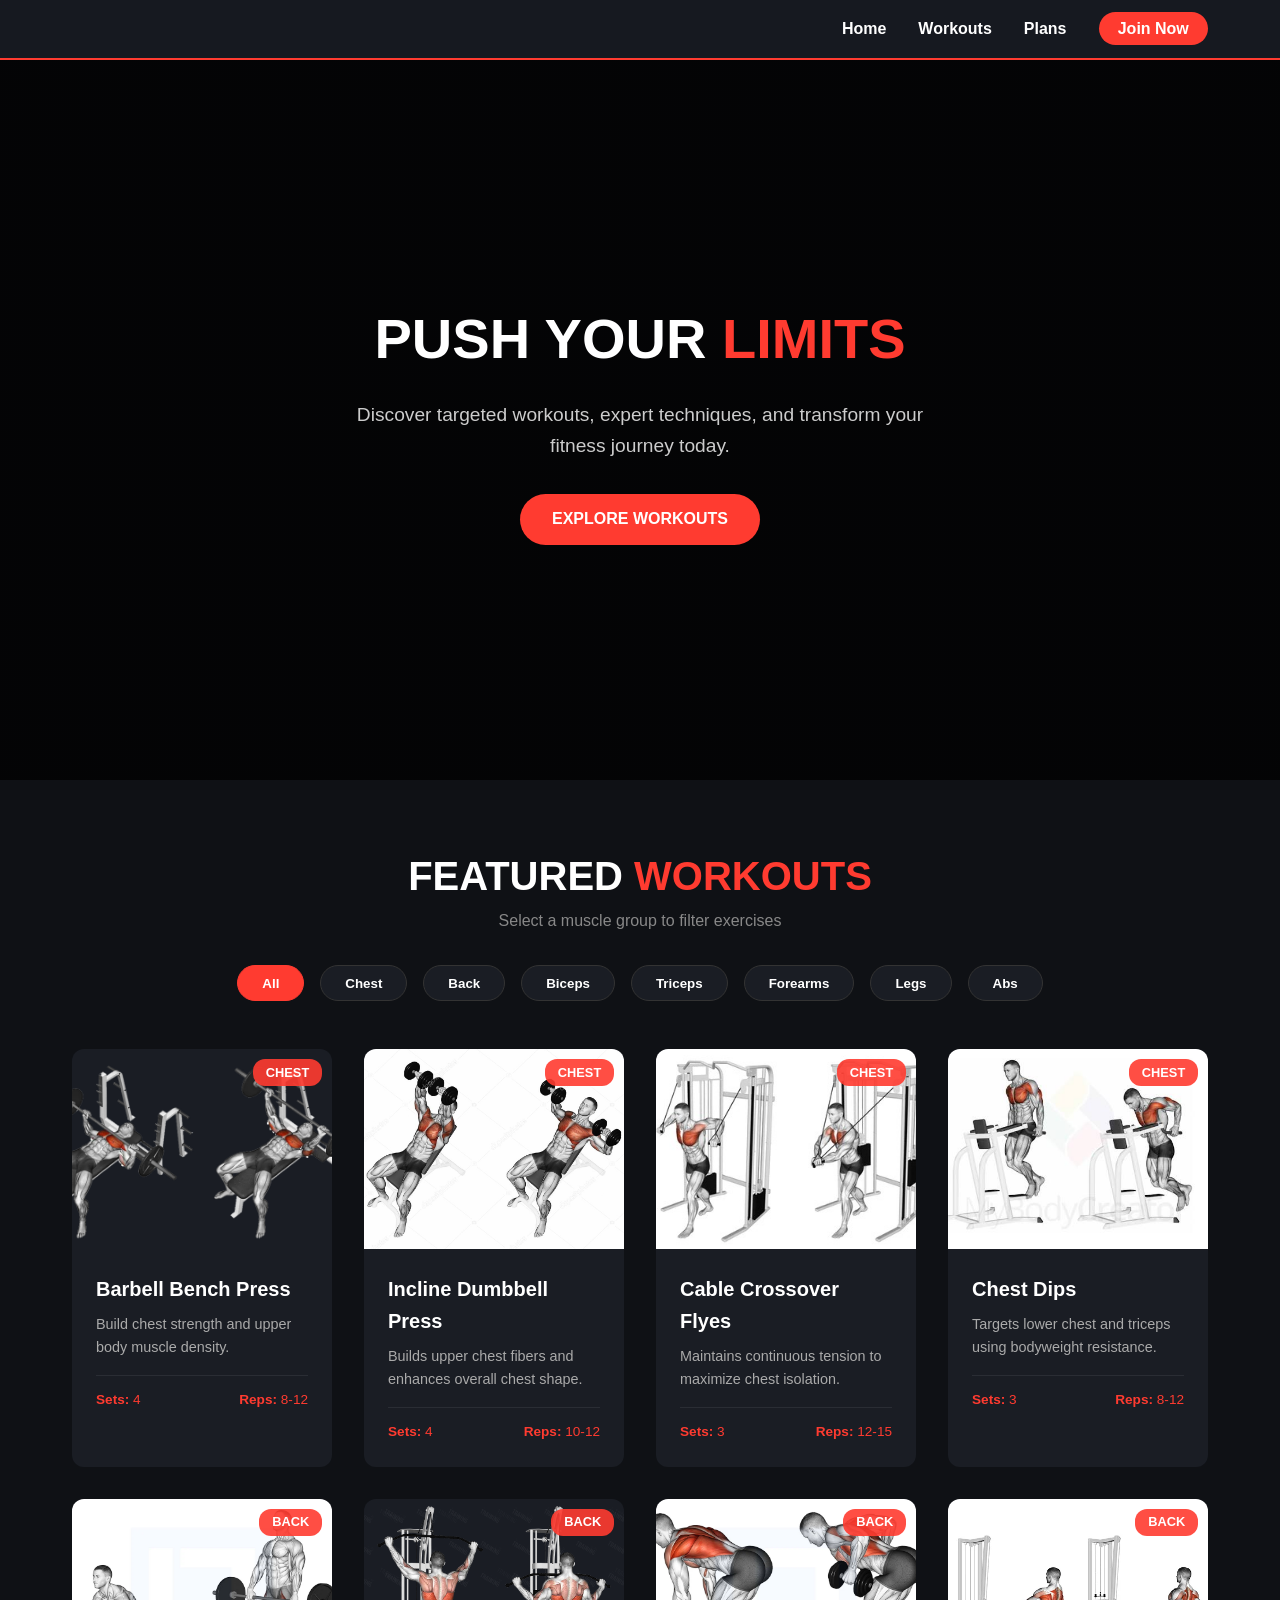
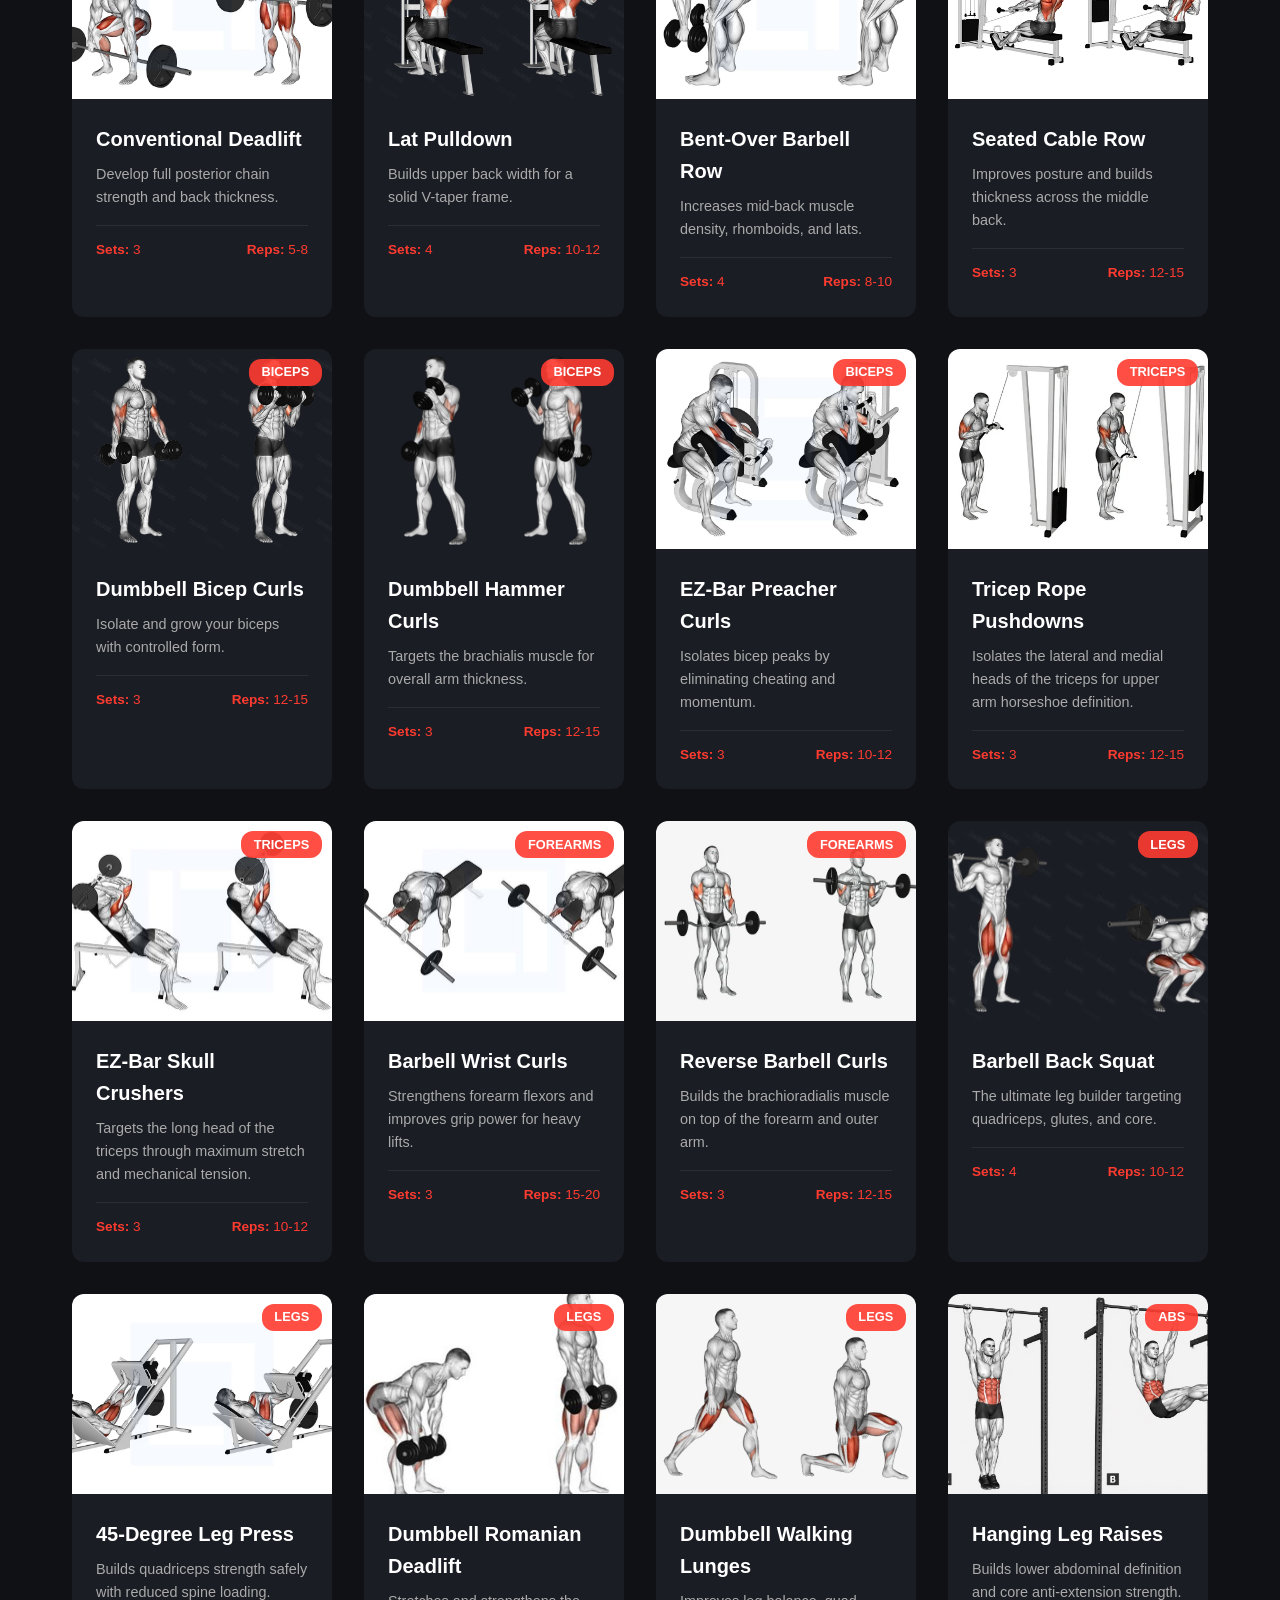
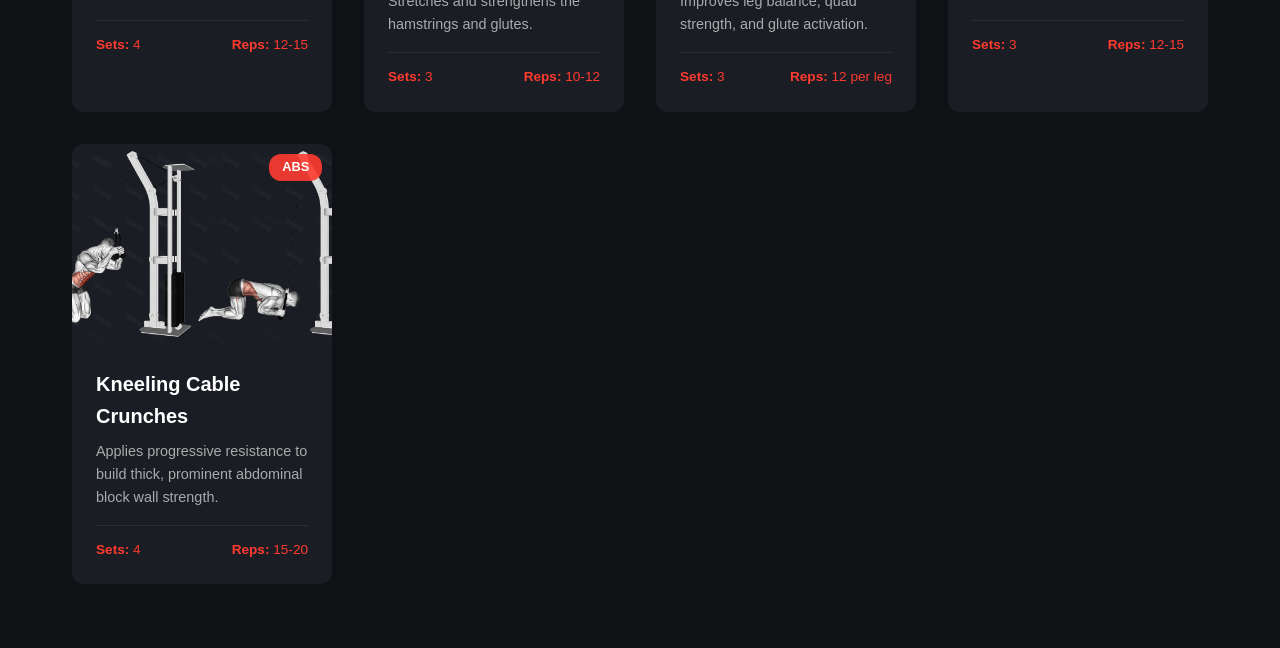
<file: index.html>
<!DOCTYPE html>
<html lang="en">
<head>
    <meta charset="UTF-8">
    <meta name="viewport" content="width=device-width, initial-scale=1.0">
    <title>PULSE FIT | Gym & Workout Hub</title>
    <link rel="stylesheet" href="index1.css">
</head>
<body>

    <!-- Navigation -->
    <header>
        <nav class="navbar">
            <ul class="nav-links"> 
                <li><a href="#home">Home</a></li>
                <li><a href="#workouts">Workouts</a></li>
                <li><a href="#plans">Plans</a></li>
                <li><a href="#contact" class="btn-nav">Join Now</a></li>
            </ul>
        </nav>
    </header>

    <!-- Hero Section -->
    <section id="home" class="hero">
        <div class="hero-content">
            <h1>PUSH YOUR <span>LIMITS</span></h1>
            <p>Discover targeted workouts, expert techniques, and transform your fitness journey today.</p>
            <a href="#workouts" class="btn-primary">Explore Workouts</a>
        </div>
    </section>

    <!-- Workouts Section -->
    <section id="workouts" class="workouts-section">
        <div class="section-title">
            <h2>FEATURED <span>WORKOUTS</span></h2>
            <p>Select a muscle group to filter exercises</p>
        </div>

        <!-- Filter Buttons -->
        <div class="filter-buttons">
            <button class="filter-btn active" onclick="filterSelection('all')">All</button>
            <button class="filter-btn" onclick="filterSelection('chest')">Chest</button>
            <button class="filter-btn" onclick="filterSelection('back')">Back</button>
            <button class="filter-btn" onclick="filterSelection('biceps')">Biceps</button>
            <button class="filter-btn" onclick="filterSelection('triceps')">Triceps</button>
            <button class="filter-btn" onclick="filterSelection('forearms')">Forearms</button>
            <button class="filter-btn" onclick="filterSelection('legs')">Legs</button>
            <button class="filter-btn" onclick="filterSelection('abs')">Abs</button>
        </div>

        <!-- Workout Cards Grid -->
        <div class="workout-grid">
            
            <!-- ================= CHEST WORKOUTS ================= -->
            <div class="workout-card chest">
                <div class="card-image">
                    <img src="gym-pics-web/benchpress.webp" alt="Bench Press">
                    <span class="badge">Chest</span>
                </div>
                <div class="card-content">
                    <h3>Barbell Bench Press</h3>
                    <p>Build chest strength and upper body muscle density.</p>
                    <div class="workout-meta">
                        <span><strong>Sets:</strong> 4</span>
                        <span><strong>Reps:</strong> 8-12</span>
                    </div>
                </div>
            </div>

            <div class="workout-card chest">
                <div class="card-image">
                    <img src="gym-pics-web/Incline Dumbbell Press.webp" alt="Incline Dumbbell Press">
                    <span class="badge">Chest</span>
                </div>
                <div class="card-content">
                    <h3>Incline Dumbbell Press</h3>
                    <p>Builds upper chest fibers and enhances overall chest shape.</p>
                    <div class="workout-meta">
                        <span><strong>Sets:</strong> 4</span>
                        <span><strong>Reps:</strong> 10-12</span>
                    </div>
                </div>
            </div>

            <div class="workout-card chest">
                <div class="card-image">
                    <img src="gym-pics-web/cable cross over1.webp" alt="Cable Crossover">
                    <span class="badge">Chest</span>
                </div>
                <div class="card-content">
                    <h3>Cable Crossover Flyes</h3>
                    <p>Maintains continuous tension to maximize chest isolation.</p>
                    <div class="workout-meta">
                        <span><strong>Sets:</strong> 3</span>
                        <span><strong>Reps:</strong> 12-15</span>
                    </div>
                </div>
            </div>

            <div class="workout-card chest">
                <div class="card-image">
                    <img src="gym-pics-web/dips.webp" alt="Chest Dips">
                    <span class="badge">Chest</span>
                </div>
                <div class="card-content">
                    <h3>Chest Dips</h3>
                    <p>Targets lower chest and triceps using bodyweight resistance.</p>
                    <div class="workout-meta">
                        <span><strong>Sets:</strong> 3</span>
                        <span><strong>Reps:</strong> 8-12</span>
                    </div>
                </div>
            </div>

            <!-- ================= BACK WORKOUTS ================= -->
            <div class="workout-card back">
                <div class="card-image">
                    <img src="gym-pics-web/deadlift.webp" alt="Deadlift">
                    <span class="badge">Back</span>
                </div>
                <div class="card-content">
                    <h3>Conventional Deadlift</h3>
                    <p>Develop full posterior chain strength and back thickness.</p>
                    <div class="workout-meta">
                        <span><strong>Sets:</strong> 3</span>
                        <span><strong>Reps:</strong> 5-8</span>
                    </div>
                </div>
            </div>

            <div class="workout-card back">
                <div class="card-image">
                    <img src="gym-pics-web/lats.webp" alt="Lat Pulldown">
                    <span class="badge">Back</span>
                </div>
                <div class="card-content">
                    <h3>Lat Pulldown</h3>
                    <p>Builds upper back width for a solid V-taper frame.</p>
                    <div class="workout-meta">
                        <span><strong>Sets:</strong> 4</span>
                        <span><strong>Reps:</strong> 10-12</span>
                    </div>
                </div>
            </div>

            <div class="workout-card back">
                <div class="card-image">
                    <img src="gym-pics-web/rows.webp" alt="Bent Over Row">
                    <span class="badge">Back</span>
                </div>
                <div class="card-content">
                    <h3>Bent-Over Barbell Row</h3>
                    <p>Increases mid-back muscle density, rhomboids, and lats.</p>
                    <div class="workout-meta">
                        <span><strong>Sets:</strong> 4</span>
                        <span><strong>Reps:</strong> 8-10</span>
                    </div>
                </div>
            </div>

            <div class="workout-card back">
                <div class="card-image">
                    <img src="gym-pics-web/Seated_Row_500x.webp" alt="Seated Cable Row">
                    <span class="badge">Back</span>
                </div>
                <div class="card-content">
                    <h3>Seated Cable Row</h3>
                    <p>Improves posture and builds thickness across the middle back.</p>
                    <div class="workout-meta">
                        <span><strong>Sets:</strong> 3</span>
                        <span><strong>Reps:</strong> 12-15</span>
                    </div>
                </div>
            </div>

            <!-- ================= BICEPS WORKOUTS ================= -->
            <div class="workout-card biceps arms">
                <div class="card-image">
                    <img src="gym-pics-web/bizepscurls.webp" alt="Bicep Curls">
                    <span class="badge">Biceps</span>
                </div>
                <div class="card-content">
                    <h3>Dumbbell Bicep Curls</h3>
                    <p>Isolate and grow your biceps with controlled form.</p>
                    <div class="workout-meta">
                        <span><strong>Sets:</strong> 3</span>
                        <span><strong>Reps:</strong> 12-15</span>
                    </div>
                </div>
            </div>

            <div class="workout-card biceps arms">
                <div class="card-image">
                    <img src="gym-pics-web/hammer curls.webp" alt="Hammer Curls">
                    <span class="badge">Biceps</span>
                </div>
                <div class="card-content">
                    <h3>Dumbbell Hammer Curls</h3>
                    <p>Targets the brachialis muscle for overall arm thickness.</p>
                    <div class="workout-meta">
                        <span><strong>Sets:</strong> 3</span>
                        <span><strong>Reps:</strong> 12-15</span>
                    </div>
                </div>
            </div>

            <div class="workout-card biceps arms">
                <div class="card-image">
                    <img src="gym-pics-web/lever-preacher-curl.webp" alt="Preacher Curls">
                    <span class="badge">Biceps</span>
                </div>
                <div class="card-content">
                    <h3>EZ-Bar Preacher Curls</h3>
                    <p>Isolates bicep peaks by eliminating cheating and momentum.</p>
                    <div class="workout-meta">
                        <span><strong>Sets:</strong> 3</span>
                        <span><strong>Reps:</strong> 10-12</span>
                    </div>
                </div>
            </div>

            <!-- ================= TRICEPS WORKOUTS ================= -->
            <div class="workout-card triceps arms">
                <div class="card-image">
                    <img src="gym-pics-web/triceps.webp" alt="Tricep Rope Pushdown">
                    <span class="badge">Triceps</span>
                </div>
                <div class="card-content">
                    <h3>Tricep Rope Pushdowns</h3>
                    <p>Isolates the lateral and medial heads of the triceps for upper arm horseshoe definition.</p>
                    <div class="workout-meta">
                        <span><strong>Sets:</strong> 3</span>
                        <span><strong>Reps:</strong> 12-15</span>
                    </div>
                </div>
            </div>

            <div class="workout-card triceps arms">
                <div class="card-image">
                    <img src="gym-pics-web/skull.webp" alt="Skull Crushers">
                    <span class="badge">Triceps</span>
                </div>
                <div class="card-content">
                    <h3>EZ-Bar Skull Crushers</h3>
                    <p>Targets the long head of the triceps through maximum stretch and mechanical tension.</p>
                    <div class="workout-meta">
                        <span><strong>Sets:</strong> 3</span>
                        <span><strong>Reps:</strong> 10-12</span>
                    </div>
                </div>
            </div>

            <!-- ================= FOREARMS WORKOUTS ================= -->
            <div class="workout-card forearms arms">
                <div class="card-image">
                    <img src="gym-pics-web/4arms.webp" alt="Barbell Wrist Curls">
                    <span class="badge">Forearms</span>
                </div>
                <div class="card-content">
                    <h3>Barbell Wrist Curls</h3>
                    <p>Strengthens forearm flexors and improves grip power for heavy lifts.</p>
                    <div class="workout-meta">
                        <span><strong>Sets:</strong> 3</span>
                        <span><strong>Reps:</strong> 15-20</span>
                    </div>
                </div>
            </div>

            <div class="workout-card forearms arms">
                <div class="card-image">
                    <img src="gym-pics-web/r curls.webp" alt="Reverse Barbell Curls">
                    <span class="badge">Forearms</span>
                </div>
                <div class="card-content">
                    <h3>Reverse Barbell Curls</h3>
                    <p>Builds the brachioradialis muscle on top of the forearm and outer arm.</p>
                    <div class="workout-meta">
                        <span><strong>Sets:</strong> 3</span>
                        <span><strong>Reps:</strong> 12-15</span>
                    </div>
                </div>
            </div>

            <!-- ================= LEGS WORKOUTS ================= -->
            <div class="workout-card legs">
                <div class="card-image">
                    <img src="gym-pics-web/barble squart.webp" alt="Barbell Squat">
                    <span class="badge">Legs</span>
                </div>
                <div class="card-content">
                    <h3>Barbell Back Squat</h3>
                    <p>The ultimate leg builder targeting quadriceps, glutes, and core.</p>
                    <div class="workout-meta">
                        <span><strong>Sets:</strong> 4</span>
                        <span><strong>Reps:</strong> 10-12</span>
                    </div>
                </div>
            </div>

            <div class="workout-card legs">
                <div class="card-image">
                    <img src="gym-pics-web/sled-45-leg-press.webp" alt="Leg Press">
                    <span class="badge">Legs</span>
                </div>
                <div class="card-content">
                    <h3>45-Degree Leg Press</h3>
                    <p>Builds quadriceps strength safely with reduced spine loading.</p>
                    <div class="workout-meta">
                        <span><strong>Sets:</strong> 4</span>
                        <span><strong>Reps:</strong> 12-15</span>
                    </div>
                </div>
            </div>

            <div class="workout-card legs">
                <div class="card-image">
                    <img src="gym-pics-web/hamstrings.webp" alt="Romanian Deadlift">
                    <span class="badge">Legs</span>
                </div>
                <div class="card-content">
                    <h3>Dumbbell Romanian Deadlift</h3>
                    <p>Stretches and strengthens the hamstrings and glutes.</p>
                    <div class="workout-meta">
                        <span><strong>Sets:</strong> 3</span>
                        <span><strong>Reps:</strong> 10-12</span>
                    </div>
                </div>
            </div>

            <div class="workout-card legs">
                <div class="card-image">
                    <img src="gym-pics-web/Lunges.webp" alt="Walking Lunges">
                    <span class="badge">Legs</span>
                </div>
                <div class="card-content">
                    <h3>Dumbbell Walking Lunges</h3>
                    <p>Improves leg balance, quad strength, and glute activation.</p>
                    <div class="workout-meta">
                        <span><strong>Sets:</strong> 3</span>
                        <span><strong>Reps:</strong> 12 per leg</span>
                    </div>
                </div>
            </div>

            <!-- ================= ABS / CORE WORKOUTS ================= -->
            <div class="workout-card abs">
                <div class="card-image">
                    <img src="gym-pics-web/abs.webp" alt="Hanging Leg Raises">
                    <span class="badge">Abs</span>
                </div>
                <div class="card-content">
                    <h3>Hanging Leg Raises</h3>
                    <p>Builds lower abdominal definition and core anti-extension strength.</p>
                    <div class="workout-meta">
                        <span><strong>Sets:</strong> 3</span>
                        <span><strong>Reps:</strong> 12-15</span>
                    </div>
                </div>
            </div>

            <div class="workout-card abs">
                <div class="card-image">
                    <img src="gym-pics-web/kabelzugcrunches.webp" alt="Cable Crunches">
                    <span class="badge">Abs</span>
                </div>
                <div class="card-content">
                    <h3>Kneeling Cable Crunches</h3>
                    <p>Applies progressive resistance to build thick, prominent abdominal block wall strength.</p>
                    <div class="workout-meta">
                        <span><strong>Sets:</strong> 4</span>
                        <span><strong>Reps:</strong> 15-20</span>
                    </div>
                </div>
            </div>

        </div>
    </section>

    <!-- Interactive Filter Script -->
    <script>
        function filterSelection(category) {
            let cards = document.getElementsByClassName("workout-card");
            let buttons = document.getElementsByClassName("filter-btn");

            // Update active button state
            for (let btn of buttons) {
                btn.classList.remove("active");
            }
            event.currentTarget.classList.add("active");

            // Show or hide cards based on category
            for (let card of cards) {
                if (category === "all" || card.classList.contains(category)) {
                    card.style.display = "block";
                } else {
                    card.style.display = "none";
                }
            }
        }
    </script>

</body>
</html>
</file>
<file: index1.css>
/* Reset & Base Styles */
* {
    margin: 0;
    padding: 0;
    box-sizing: border-box;
    font-family: 'Segoe UI', Tahoma, Geneva, Verdana, sans-serif;
}

body {
    background-color: #0f1115;
    color: #ffffff;
    line-height: 1.6;
}

/* Navigation Bar */
header {
    background-color: #161920;
    position: sticky;
    top: 0;
    z-index: 1000;
    border-bottom: 2px solid #ff3b30;
}

.navbar {
    display: flex;
    justify-content: flex-end; /* Right-aligns navbar elements since logo section was removed in HTML */
    align-items: center;
    max-width: 1200px;
    margin: 0 auto;
    padding: 1rem 2rem;
}

.nav-links {
    display: flex;
    list-style: none;
    align-items: center;
    gap: 2rem;
}

.nav-links a {
    color: #ffffff;
    text-decoration: none;
    font-weight: 600;
    transition: color 0.3s ease;
}

.nav-links a:hover {
    color: #ff3b30;
}

.btn-nav {
    background: #ff3b30;
    padding: 0.5rem 1.2rem;
    border-radius: 20px;
    transition: background-color 0.3s ease !important;
}

.btn-nav:hover {
    background: #e03126;
    color: #ffffff !important;
}

/* Hero Section */
.hero {
    height: 80vh;
    background: linear-gradient(rgba(0, 0, 0, 0.75), rgba(0, 0, 0, 0.75)),
                url('https://images.unsplash.com/photo-1517838277536-f5f99be501cd?auto=format&fit=crop&w=1500&q=80') center/cover no-repeat;
    display: flex;
    align-items: center;
    justify-content: center;
    text-align: center;
    padding: 0 1rem;
}

.hero-content h1 {
    font-size: 3.5rem;
    margin-bottom: 1rem;
    text-transform: uppercase;
}

.hero-content h1 span {
    color: #ff3b30;
}

.hero-content p {
    font-size: 1.2rem;
    max-width: 600px;
    margin: 0 auto 2rem;
    color: #cccccc;
}

.btn-primary {
    display: inline-block;
    background-color: #ff3b30;
    color: #ffffff;
    padding: 0.8rem 2rem;
    border-radius: 30px;
    text-decoration: none;
    font-weight: 700;
    text-transform: uppercase;
    transition: transform 0.3s ease, background-color 0.3s ease;
}

.btn-primary:hover {
    background-color: #e03126;
    transform: translateY(-3px);
}

/* Workouts Section */
.workouts-section {
    max-width: 1200px;
    margin: 4rem auto;
    padding: 0 2rem;
}

.section-title {
    text-align: center;
    margin-bottom: 2rem;
}

.section-title h2 {
    font-size: 2.5rem;
    text-transform: uppercase;
}

.section-title h2 span {
    color: #ff3b30;
}

.section-title p {
    color: #888888;
}

/* Interactive Filter Buttons */
.filter-buttons {
    display: flex;
    justify-content: center;
    gap: 1rem;
    margin-bottom: 3rem;
    flex-wrap: wrap;
}

.filter-btn {
    background-color: #1a1d24;
    color: #ffffff;
    border: 1px solid #333333;
    padding: 0.6rem 1.5rem;
    border-radius: 20px;
    cursor: pointer;
    font-weight: 600;
    transition: all 0.3s ease;
}

.filter-btn:hover, .filter-btn.active {
    background-color: #ff3b30;
    border-color: #ff3b30;
}

/* Workout Cards Grid */
.workout-grid {
    display: grid;
    grid-template-columns: repeat(auto-fit, minmax(260px, 1fr));
    gap: 2rem;
}

.workout-card {
    background-color: #1a1d24;
    border-radius: 12px;
    overflow: hidden;
    transition: transform 0.3s ease, box-shadow 0.3s ease;
    animation: fadeIn 0.4s ease-in-out;
}

.workout-card:hover {
    transform: translateY(-8px);
    box-shadow: 0 10px 20px rgba(255, 59, 48, 0.2);
}

.card-image {
    position: relative;
    height: 200px;
    overflow: hidden;
}

.card-image img {
    width: 100%;
    height: 100%;
    object-fit: cover;
    transition: transform 0.5s ease;
}

.workout-card:hover .card-image img {
    transform: scale(1.08);
}

.badge {
    position: absolute;
    top: 10px;
    right: 10px;
    background-color: rgba(255, 59, 48, 0.9);
    padding: 0.2rem 0.8rem;
    border-radius: 12px;
    font-size: 0.8rem;
    font-weight: 700;
    text-transform: uppercase;
}

.card-content {
    padding: 1.5rem;
}

.card-content h3 {
    margin-bottom: 0.5rem;
    font-size: 1.25rem;
}

.card-content p {
    color: #aaaaaa;
    font-size: 0.9rem;
    margin-bottom: 1rem;
}

.workout-meta {
    display: flex;
    justify-content: space-between;
    border-top: 1px solid #2a2d34;
    padding-top: 0.8rem;
    font-size: 0.85rem;
    color: #ff3b30;
}

/* Smooth Card Fade-In Keyframe */
@keyframes fadeIn {
    from {
        opacity: 0;
        transform: translateY(12px);
    }
    to {
        opacity: 1;
        transform: translateY(0);
    }
}
</file>
